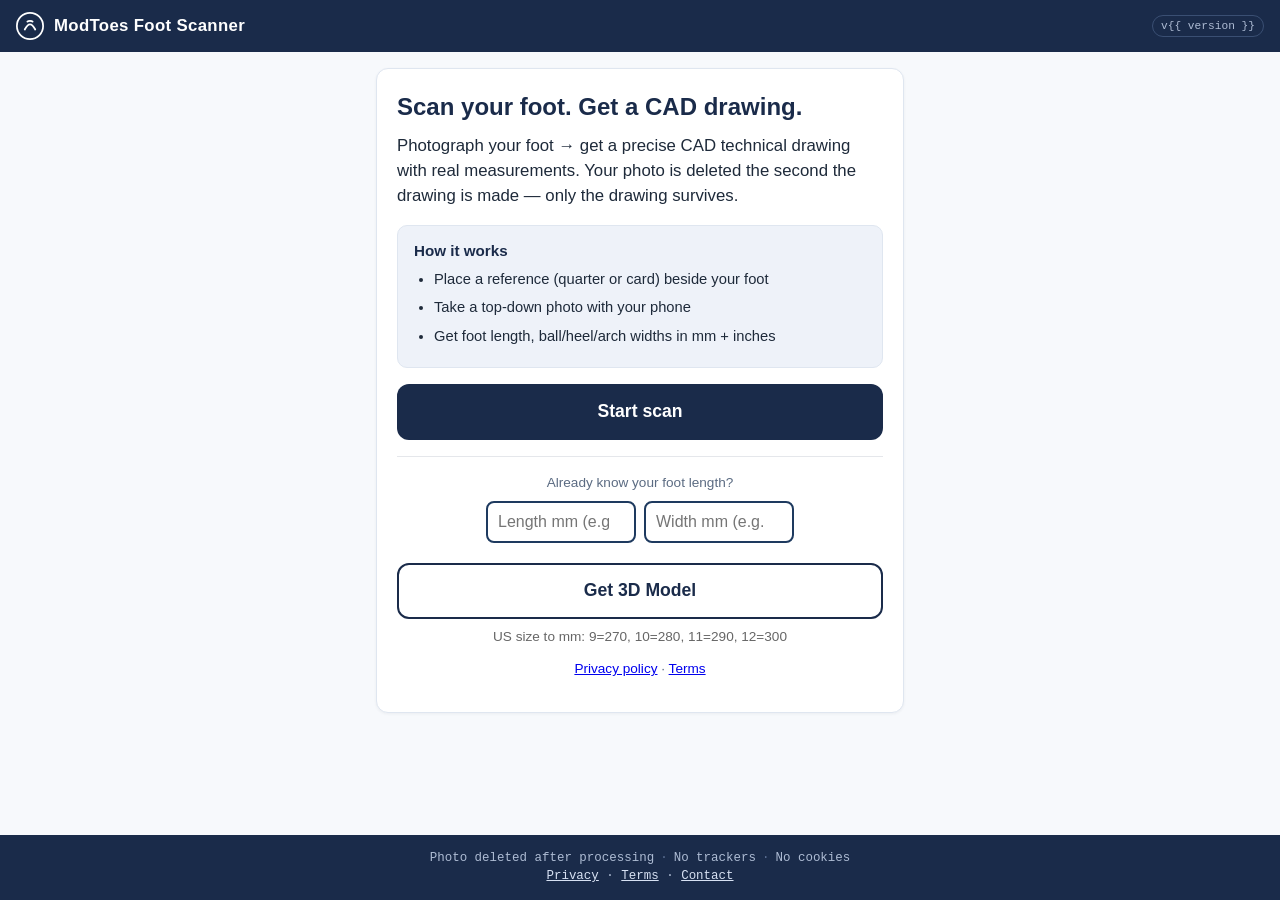
<file: templates/index.html>
<!DOCTYPE html>
<html lang="en">
<head>
  <meta charset="utf-8">
  <meta name="viewport" content="width=device-width, initial-scale=1">
  <title>ModToes Foot Scanner — Precise CAD Foot Measurements</title>
  <meta name="description" content="Photograph your foot and get a precise CAD technical drawing with real measurements. Your photo is deleted the second the drawing is made.">
  <link rel="stylesheet" href="/static/style.css">
</head>
<body>
  <header class="topbar">
    <svg class="logo-mark" viewBox="0 0 32 32" aria-hidden="true">
      <circle cx="16" cy="16" r="15" fill="none" stroke="#fff" stroke-width="2"/>
      <path d="M10 20c2-4 4-6 6-6s4 2 6 6M13 11c1-1 5-1 6 0" stroke="#fff" stroke-width="2" fill="none" stroke-linecap="round"/>
    </svg>
    <h1>ModToes Foot Scanner</h1>
    <span class="tag">v{{ version }}</span>
  </header>

  <main>
    <!-- ============ STEP 1: LANDING ============ -->
    <section class="step active" id="step-landing" aria-label="Welcome">
      <div class="card">
        <h2>Scan your foot. Get a CAD drawing.</h2>
        <p class="lead">Photograph your foot &rarr; get a precise CAD technical drawing with real measurements. Your photo is deleted the second the drawing is made &mdash; only the drawing survives.</p>
        <div class="tips">
          <h3>How it works</h3>
          <ul>
            <li>Place a reference (quarter or card) beside your foot</li>
            <li>Take a top-down photo with your phone</li>
            <li>Get foot length, ball/heel/arch widths in mm + inches</li>
          </ul>
        </div>
        <button class="btn btn-primary" id="btn-start">Start scan</button>
        <div style="text-align:center; margin-top:16px; padding-top:16px; border-top:1px solid #e5e7eb;">
          <p class="small" style="margin-bottom:8px;">Already know your foot length?</p>
          <div style="display:flex; gap:8px; justify-content:center; align-items:center; flex-wrap:wrap;">
            <input type="number" id="manual-length" placeholder="Length mm (e.g. 270)" min="150" max="350" style="width:150px; padding:10px; border:2px solid #1e3a5f; border-radius:8px; font-size:16px;">
            <input type="number" id="manual-width" placeholder="Width mm (e.g. 100)" min="60" max="140" style="width:150px; padding:10px; border:2px solid #1e3a5f; border-radius:8px; font-size:16px;">
            <button class="btn btn-secondary" id="btn-3d-direct" style="padding:10px 20px;">Get 3D Model</button>
          </div>
          <p class="small" style="margin-top:8px; color:#666;">US size to mm: 9=270, 10=280, 11=290, 12=300</p>
        </div>
        <p class="small" style="text-align:center; margin-top:12px;">
          <a href="/privacy">Privacy policy</a> &middot; <a href="/terms">Terms</a>
        </p>
      </div>
    </section>

    <!-- ============ STEP 2: SETUP ============ -->
    <section class="step" id="step-setup" aria-label="Setup">
      <div class="card">
        <h2>Set up your scan</h2>

        <div class="opt-group" role="group" aria-label="Foot side">
          <div class="opt-label">Which foot?</div>
          <div class="opt-row">
            <button class="opt" data-group="foot" data-value="left" aria-pressed="false">Left</button>
            <button class="opt" data-group="foot" data-value="right" aria-pressed="false">Right</button>
          </div>
        </div>

        <div class="opt-group" role="group" aria-label="Reference object">
          <div class="opt-label">Reference object</div>
          <div class="opt-row">
            <button class="opt" data-group="ref" data-value="quarter" aria-pressed="false">Quarter<small>&Oslash; 24.26 mm</small></button>
            <button class="opt" data-group="ref" data-value="card" aria-pressed="false">Credit card<small>85.60 &times; 53.98 mm</small></button>
            <button class="opt" data-group="ref" data-value="none" aria-pressed="false">None<small>shape only</small></button>
          </div>
        </div>

        <div class="warn-note" id="ref-none-note" hidden>
          A reference object is <strong>required</strong> for real measurements. Without one, you'll get the foot shape only &mdash; no millimeters, no inches.
        </div>

        <div class="tips">
          <h3>Photo tips</h3>
          <ul>
            <li>Plain, contrasting floor or a light sheet under your foot</li>
            <li>Hold the phone <strong>directly above</strong> your foot, pointing straight down</li>
            <li>Good, even light &mdash; avoid shadows across the foot</li>
            <li>Place the quarter/card <strong>beside</strong> your foot, not under it</li>
            <li>Bare foot, toes visible, whole foot in frame</li>
          </ul>
        </div>

        <button class="btn btn-primary" id="btn-to-capture" disabled>Continue to camera</button>
      </div>
    </section>

    <!-- ============ STEP 3: CAPTURE ============ -->
    <section class="step" id="step-capture" aria-label="Capture photo">
      <div class="card">
        <h2>Take the photo</h2>

        <div id="camera-ui">
          <div class="viewfinder">
            <video id="video" playsinline muted autoplay></video>
            <svg class="overlay" viewBox="0 0 300 400" preserveAspectRatio="xMidYMid slice" aria-hidden="true">
              <!-- foot silhouette outline -->
              <path d="M105 90
                       C 95 120, 88 160, 90 210
                       C 92 260, 100 300, 110 330
                       L 112 352 C 113 360, 122 362, 126 356 L 132 340
                       C 136 330, 144 330, 148 340 L 156 356
                       C 160 362, 168 360, 169 352 L 170 330
                       C 172 300, 178 260, 178 210
                       C 178 160, 168 120, 155 90
                       C 140 70, 120 70, 105 90 Z"
                    fill="none" stroke="#4ade80" stroke-width="3" stroke-dasharray="10 6"/>
              <!-- quarter guide circle -->
              <g id="guide-quarter">
                <circle cx="222" cy="300" r="26" fill="none" stroke="#ffd54a" stroke-width="3" stroke-dasharray="8 5"/>
                <text x="222" y="340" text-anchor="middle" fill="#ffd54a" font-size="13" font-family="monospace">quarter</text>
              </g>
              <!-- card guide rectangle -->
              <g id="guide-card" visibility="hidden">
                <rect x="196" y="272" width="66" height="42" rx="6" fill="none" stroke="#ffd54a" stroke-width="3" stroke-dasharray="8 5"/>
                <text x="229" y="332" text-anchor="middle" fill="#ffd54a" font-size="13" font-family="monospace">card</text>
              </g>
              <text x="150" y="30" text-anchor="middle" fill="#ffffff" font-size="14" font-family="monospace" opacity="0.9">fit foot inside outline</text>
            </svg>
          </div>
          <div class="shutter-wrap">
            <button class="shutter" id="btn-shutter" aria-label="Take photo"></button>
          </div>
          <p class="small" style="text-align:center;">Using rear camera if available.</p>
        </div>

        <div id="fallback-ui" hidden>
          <p>Live camera isn't available on this device or was denied. You can still take a photo with your camera app or pick an existing one:</p>
          <input type="file" id="file-camera" accept="image/*" capture="environment" class="visually-hidden">
          <input type="file" id="file-upload" accept="image/*" class="visually-hidden">
          <button class="btn btn-primary" id="btn-file-camera">Take photo</button>
          <button class="btn btn-secondary" id="btn-file-upload">Upload image</button>
        </div>

        <div class="thumb-wrap" id="thumb-wrap" hidden>
          <img id="thumb" alt="Your foot photo preview">
          <div class="dl-row">
            <button class="btn btn-secondary" id="btn-retake">Retake</button>
            <button class="btn btn-primary" id="btn-process">Process scan</button>
          </div>
        </div>

        <button class="btn btn-ghost" id="btn-back-setup">&larr; Back to setup</button>
      </div>
    </section>

    <!-- ============ STEP 4: PROCESSING ============ -->
    <section class="step" id="step-processing" aria-label="Processing">
      <div class="card">
        <div class="spinner-wrap">
          <div class="spinner" role="status" aria-label="Processing"></div>
          <h2>Generating your CAD drawing&hellip;</h2>
          <p class="small">Your photo is deleted right after the drawing is made. Only the drawing survives.</p>
        </div>
      </div>
    </section>

    <!-- ============ STEP 5: RESULTS ============ -->
    <section class="step" id="step-results" aria-label="Results">
      <div class="card">
        <h2>Your CAD drawing</h2>
        <div class="warning-list" id="results-warnings" hidden>
          <h3>&#9888; ESTIMATED &mdash; verify with physical measurement</h3>
          <ul id="warnings-list"></ul>
        </div>
        <div id="results-error" class="error-box" hidden></div>
        <div id="results-body" hidden>
          <div class="result-svg" id="svg-holder"></div>
          <div class="thumb-wrap">
            <img id="png-preview" alt="Foot CAD drawing preview">
          </div>
          <table class="measure" aria-label="Measurements">
            <thead>
              <tr><th>Measurement</th><th style="text-align:right;">Value</th></tr>
            </thead>
            <tbody id="measure-body"></tbody>
          </table>
          <p class="small" id="calibration-note"></p>
          <div class="dl-row">
            <button class="btn btn-primary" id="btn-dl-svg">Download SVG</button>
            <button class="btn btn-primary" id="btn-dl-png">Download PNG</button>
          </div>
          <div class="dl-row" id="row-3d" hidden>
            <a class="btn btn-primary" id="btn-view-3d" href="/3d" style="text-decoration:none; display:inline-block; text-align:center;">View 3D Model</a>
          </div>
          <button class="btn btn-secondary" id="btn-again">Scan again</button>
        </div>
      </div>
    </section>
  </main>

  <footer class="promise">
    Photo deleted after processing<span class="dot">&middot;</span>No trackers<span class="dot">&middot;</span>No cookies<br>
    <a href="/privacy">Privacy</a> &middot; <a href="/terms">Terms</a> &middot; <a href="mailto:squachacers@gmail.com">Contact</a>
  </footer>

  <!-- ============ CONSENT MODAL ============ -->
  <div class="modal-backdrop" id="consent-backdrop" role="dialog" aria-modal="true" aria-labelledby="consent-title">
    <div class="modal">
      <h2 id="consent-title">Consent: foot-photo processing</h2>
      <p>This scanner processes a photo of your foot (<strong>biometric data</strong>) to measure it.</p>
      <p>Your photo is processed in memory and <strong>permanently deleted immediately</strong> after your CAD drawing is generated. We keep only a timestamped record that you consented &mdash; no photo, no name.</p>
      <label class="consent-box">
        <input type="checkbox" id="consent-checkbox">
        <span>I understand and consent to foot-photo processing for measurement.</span>
      </label>
      <p class="small mono-line" id="consent-timestamp"></p>
      <button class="btn btn-primary" id="btn-consent" disabled>I consent</button>
      <button class="btn btn-ghost" id="btn-decline">Decline</button>
    </div>
  </div>

  <script src="/static/app.js"></script>
</body>
</html>
</file>
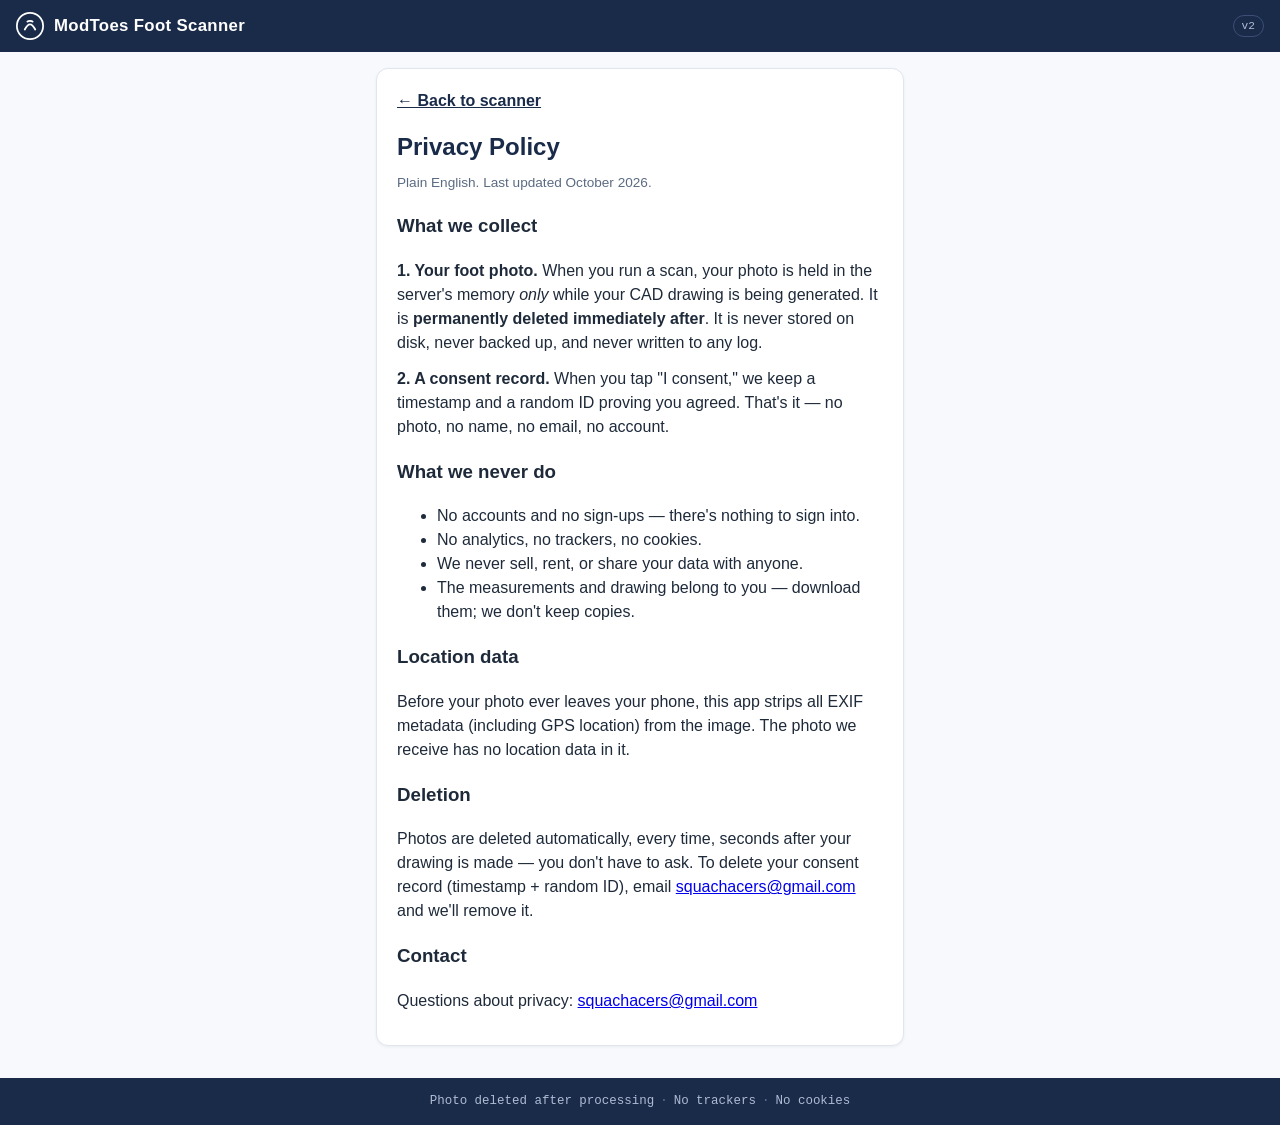
<file: templates/privacy.html>
<!DOCTYPE html>
<html lang="en">
<head>
  <meta charset="utf-8">
  <meta name="viewport" content="width=device-width, initial-scale=1">
  <title>Privacy Policy — ModToes Foot Scanner</title>
  <link rel="stylesheet" href="/static/style.css">
</head>
<body>
  <header class="topbar">
    <svg class="logo-mark" viewBox="0 0 32 32" aria-hidden="true">
      <circle cx="16" cy="16" r="15" fill="none" stroke="#fff" stroke-width="2"/>
      <path d="M10 20c2-4 4-6 6-6s4 2 6 6M13 11c1-1 5-1 6 0" stroke="#fff" stroke-width="2" fill="none" stroke-linecap="round"/>
    </svg>
    <h1>ModToes Foot Scanner</h1>
    <span class="tag">v2</span>
  </header>
  <main>
    <div class="card">
      <p class="policy-nav"><a href="/">&larr; Back to scanner</a></p>
      <h2>Privacy Policy</h2>
      <p class="small">Plain English. Last updated October 2026.</p>

      <h3>What we collect</h3>
      <p><strong>1. Your foot photo.</strong> When you run a scan, your photo is held in the server's memory <em>only</em> while your CAD drawing is being generated. It is <strong>permanently deleted immediately after</strong>. It is never stored on disk, never backed up, and never written to any log.</p>
      <p><strong>2. A consent record.</strong> When you tap "I consent," we keep a timestamp and a random ID proving you agreed. That's it — no photo, no name, no email, no account.</p>

      <h3>What we never do</h3>
      <ul>
        <li>No accounts and no sign-ups — there's nothing to sign into.</li>
        <li>No analytics, no trackers, no cookies.</li>
        <li>We never sell, rent, or share your data with anyone.</li>
        <li>The measurements and drawing belong to you — download them; we don't keep copies.</li>
      </ul>

      <h3>Location data</h3>
      <p>Before your photo ever leaves your phone, this app strips all EXIF metadata (including GPS location) from the image. The photo we receive has no location data in it.</p>

      <h3>Deletion</h3>
      <p>Photos are deleted automatically, every time, seconds after your drawing is made — you don't have to ask. To delete your consent record (timestamp + random ID), email <a href="mailto:squachacers@gmail.com">squachacers@gmail.com</a> and we'll remove it.</p>

      <h3>Contact</h3>
      <p>Questions about privacy: <a href="mailto:squachacers@gmail.com">squachacers@gmail.com</a></p>
    </div>
  </main>
  <footer class="promise">
    Photo deleted after processing<span class="dot">&middot;</span>No trackers<span class="dot">&middot;</span>No cookies
  </footer>
</body>
</html>
</file>
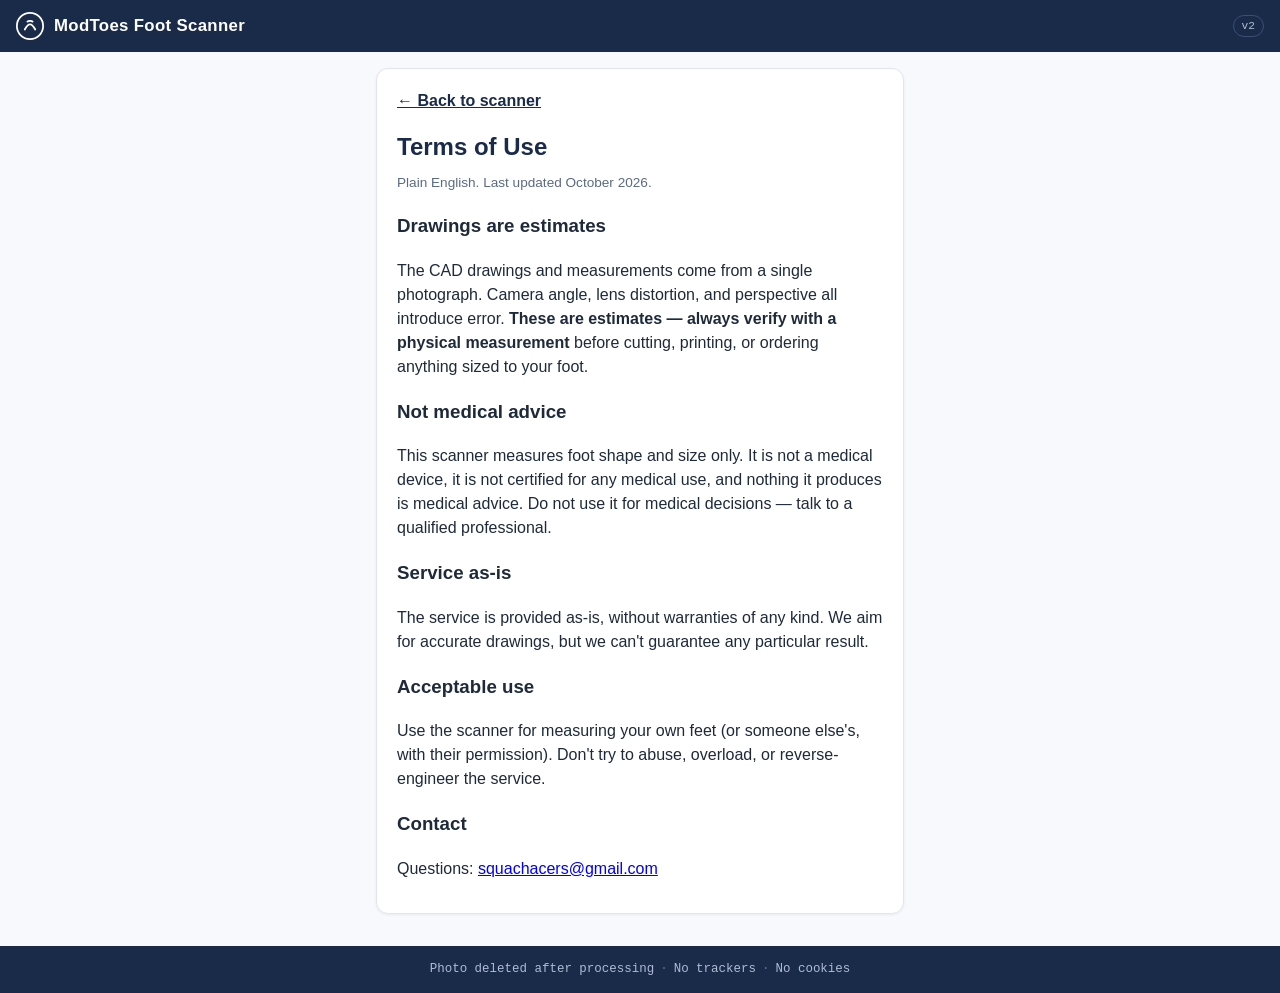
<file: templates/terms.html>
<!DOCTYPE html>
<html lang="en">
<head>
  <meta charset="utf-8">
  <meta name="viewport" content="width=device-width, initial-scale=1">
  <title>Terms of Use — ModToes Foot Scanner</title>
  <link rel="stylesheet" href="/static/style.css">
</head>
<body>
  <header class="topbar">
    <svg class="logo-mark" viewBox="0 0 32 32" aria-hidden="true">
      <circle cx="16" cy="16" r="15" fill="none" stroke="#fff" stroke-width="2"/>
      <path d="M10 20c2-4 4-6 6-6s4 2 6 6M13 11c1-1 5-1 6 0" stroke="#fff" stroke-width="2" fill="none" stroke-linecap="round"/>
    </svg>
    <h1>ModToes Foot Scanner</h1>
    <span class="tag">v2</span>
  </header>
  <main>
    <div class="card">
      <p class="policy-nav"><a href="/">&larr; Back to scanner</a></p>
      <h2>Terms of Use</h2>
      <p class="small">Plain English. Last updated October 2026.</p>

      <h3>Drawings are estimates</h3>
      <p>The CAD drawings and measurements come from a single photograph. Camera angle, lens distortion, and perspective all introduce error. <strong>These are estimates — always verify with a physical measurement</strong> before cutting, printing, or ordering anything sized to your foot.</p>

      <h3>Not medical advice</h3>
      <p>This scanner measures foot shape and size only. It is not a medical device, it is not certified for any medical use, and nothing it produces is medical advice. Do not use it for medical decisions — talk to a qualified professional.</p>

      <h3>Service as-is</h3>
      <p>The service is provided as-is, without warranties of any kind. We aim for accurate drawings, but we can't guarantee any particular result.</p>

      <h3>Acceptable use</h3>
      <p>Use the scanner for measuring your own feet (or someone else's, with their permission). Don't try to abuse, overload, or reverse-engineer the service.</p>

      <h3>Contact</h3>
      <p>Questions: <a href="mailto:squachacers@gmail.com">squachacers@gmail.com</a></p>
    </div>
  </main>
  <footer class="promise">
    Photo deleted after processing<span class="dot">&middot;</span>No trackers<span class="dot">&middot;</span>No cookies
  </footer>
</body>
</html>
</file>
<file: static/style.css>
/* ModToes Foot Scanner v3 — vanilla CSS, mobile-first, precision-instrument aesthetic */
:root {
  --navy: #1a2b4a;
  --navy-dark: #0f1c33;
  --ink: #1e2a3a;
  --muted: #5b6b82;
  --bg: #f7f9fc;
  --card: #ffffff;
  --line: #dfe6f0;
  --accent: #1a2b4a;
  --amber-bg: #fff7e6;
  --amber-line: #e8b93e;
  --amber-ink: #7a5510;
  --ok-green: #1c7a4d;
  --mono: ui-monospace, SFMono-Regular, Menlo, Consolas, "Liberation Mono", monospace;
}

* { box-sizing: border-box; }

html { -webkit-text-size-adjust: 100%; }

body {
  margin: 0;
  background: var(--bg);
  color: var(--ink);
  font-family: -apple-system, BlinkMacSystemFont, "Segoe UI", Roboto, Helvetica, Arial, sans-serif;
  line-height: 1.5;
  min-height: 100vh;
  display: flex;
  flex-direction: column;
}

header.topbar {
  background: var(--navy);
  color: #fff;
  padding: 12px 16px;
  display: flex;
  align-items: center;
  gap: 10px;
}
header.topbar .logo-mark {
  width: 28px; height: 28px; flex: 0 0 28px;
}
header.topbar h1 {
  font-size: 1.05rem;
  margin: 0;
  font-weight: 700;
  letter-spacing: 0.02em;
}
header.topbar .tag {
  margin-left: auto;
  font-family: var(--mono);
  font-size: 0.7rem;
  color: #aebcd4;
  border: 1px solid #3a4f73;
  padding: 2px 8px;
  border-radius: 999px;
  white-space: nowrap;
}

main {
  flex: 1;
  width: 100%;
  max-width: 560px;
  margin: 0 auto;
  padding: 16px 16px 32px;
}

/* Steps: only .active is visible */
.step { display: none; }
.step.active { display: block; }

.card {
  background: var(--card);
  border: 1px solid var(--line);
  border-radius: 12px;
  padding: 20px;
  box-shadow: 0 1px 3px rgba(26,43,74,0.06);
}

h2 { margin: 0 0 8px; color: var(--navy); font-size: 1.35rem; }
p { margin: 0 0 12px; }
p.lead { font-size: 1.05rem; color: var(--ink); }
p.small, .small { font-size: 0.85rem; color: var(--muted); }
p.mono-line { font-family: var(--mono); font-size: 0.85rem; }

.btn {
  display: block;
  width: 100%;
  padding: 16px 20px;
  font-size: 1.1rem;
  font-weight: 700;
  border-radius: 12px;
  border: none;
  cursor: pointer;
  text-align: center;
  min-height: 56px;
  touch-action: manipulation;
}
.btn-primary {
  background: var(--navy);
  color: #fff;
}
.btn-primary:active { background: var(--navy-dark); }
.btn-primary:disabled {
  background: #b7c2d4;
  cursor: not-allowed;
}
.btn-secondary {
  background: #fff;
  color: var(--navy);
  border: 2px solid var(--navy);
  margin-top: 12px;
}
.btn-ghost {
  background: transparent;
  color: var(--muted);
  border: none;
  min-height: 44px;
  margin-top: 8px;
  font-size: 0.95rem;
}

/* Option selector rows */
.opt-group { margin: 16px 0; }
.opt-group .opt-label {
  font-weight: 700;
  color: var(--navy);
  margin-bottom: 8px;
  font-size: 0.95rem;
}
.opt-row { display: flex; gap: 10px; }
.opt {
  flex: 1;
  padding: 14px 8px;
  border: 2px solid var(--line);
  border-radius: 10px;
  background: #fff;
  font-size: 1rem;
  font-weight: 600;
  color: var(--ink);
  cursor: pointer;
  min-height: 56px;
  touch-action: manipulation;
}
.opt small { display: block; font-weight: 400; color: var(--muted); font-size: 0.72rem; margin-top: 2px; }
.opt.selected {
  border-color: var(--navy);
  background: #eef2f9;
  color: var(--navy);
  box-shadow: 0 0 0 1px var(--navy);
}

.tips {
  background: #eef2f9;
  border: 1px solid var(--line);
  border-radius: 10px;
  padding: 14px 16px;
  margin: 16px 0;
  font-size: 0.92rem;
}
.tips h3 { margin: 0 0 6px; font-size: 0.95rem; color: var(--navy); }
.tips ul { margin: 0; padding-left: 20px; }
.tips li { margin-bottom: 6px; }

.warn-note {
  background: var(--amber-bg);
  border: 1px solid var(--amber-line);
  color: var(--amber-ink);
  border-radius: 10px;
  padding: 12px 14px;
  font-size: 0.9rem;
  margin: 16px 0;
}

/* Consent modal */
.modal-backdrop {
  position: fixed;
  inset: 0;
  background: rgba(15, 28, 51, 0.65);
  display: none;
  align-items: center;
  justify-content: center;
  padding: 16px;
  z-index: 50;
}
.modal-backdrop.open { display: flex; }
.modal {
  background: #fff;
  border-radius: 14px;
  padding: 22px;
  max-width: 480px;
  width: 100%;
  max-height: 90vh;
  overflow-y: auto;
}
.modal h2 { font-size: 1.2rem; }
.consent-box {
  display: flex;
  gap: 10px;
  align-items: flex-start;
  border: 2px solid var(--line);
  border-radius: 10px;
  padding: 14px;
  margin: 14px 0;
  cursor: pointer;
  min-height: 56px;
}
.consent-box input {
  width: 24px; height: 24px; flex: 0 0 24px; margin: 2px 0 0;
  accent-color: var(--navy);
}

/* Camera */
.viewfinder {
  position: relative;
  width: 100%;
  aspect-ratio: 3 / 4;
  background: #0b1220;
  border-radius: 12px;
  overflow: hidden;
  margin: 12px 0;
}
.viewfinder video {
  position: absolute;
  inset: 0;
  width: 100%; height: 100%;
  object-fit: cover;
}
.viewfinder .overlay {
  position: absolute;
  inset: 0;
  width: 100%; height: 100%;
  pointer-events: none;
}
.shutter-wrap {
  display: flex;
  justify-content: center;
  margin: 16px 0 8px;
}
.shutter {
  width: 84px; height: 84px;
  border-radius: 50%;
  border: 5px solid var(--navy);
  background: #fff;
  cursor: pointer;
  position: relative;
  touch-action: manipulation;
}
.shutter:active { background: #dfe6f0; }
.shutter::after {
  content: "";
  position: absolute;
  inset: 12px;
  border-radius: 50%;
  background: var(--navy);
}

.thumb-wrap { margin: 12px 0; text-align: center; }
.thumb-wrap img {
  max-width: 100%;
  max-height: 320px;
  border-radius: 10px;
  border: 1px solid var(--line);
}

/* Spinner */
.spinner-wrap { text-align: center; padding: 40px 0; }
.spinner {
  width: 56px; height: 56px;
  border: 5px solid var(--line);
  border-top-color: var(--navy);
  border-radius: 50%;
  margin: 0 auto 16px;
  animation: spin 0.9s linear infinite;
}
@keyframes spin { to { transform: rotate(360deg); } }

/* Results */
.result-svg {
  border: 1px solid var(--line);
  border-radius: 10px;
  background: #fff;
  padding: 8px;
  margin: 12px 0;
  overflow-x: auto;
}
.result-svg svg { max-width: 100%; height: auto; display: block; }

table.measure {
  width: 100%;
  border-collapse: collapse;
  margin: 12px 0;
  font-family: var(--mono);
  font-size: 0.95rem;
}
table.measure th, table.measure td {
  text-align: left;
  padding: 10px 8px;
  border-bottom: 1px solid var(--line);
}
table.measure th {
  font-family: -apple-system, BlinkMacSystemFont, "Segoe UI", Roboto, sans-serif;
  color: var(--muted);
  font-weight: 600;
  font-size: 0.85rem;
}
table.measure td.val { text-align: right; font-weight: 700; color: var(--navy); }

.warning-list {
  background: var(--amber-bg);
  border: 2px solid var(--amber-line);
  border-radius: 10px;
  padding: 12px 14px;
  margin: 16px 0;
  color: var(--amber-ink);
}
.warning-list h3 { margin: 0 0 6px; font-size: 1rem; }
.warning-list ul { margin: 0; padding-left: 20px; }

.error-box {
  background: #fdf0f0;
  border: 2px solid #d97777;
  border-radius: 10px;
  padding: 14px 16px;
  margin: 16px 0;
  color: #8c2b2b;
}
.error-box h3 { margin: 0 0 6px; font-size: 1rem; }
.error-box code {
  font-family: var(--mono);
  background: #f6dddd;
  padding: 1px 6px;
  border-radius: 4px;
  font-size: 0.8rem;
}

.dl-row { display: flex; gap: 10px; margin-top: 12px; }
.dl-row .btn { margin-top: 0; }

/* Footer promise */
footer.promise {
  background: var(--navy);
  color: #aebcd4;
  text-align: center;
  font-size: 0.78rem;
  padding: 14px 16px;
  font-family: var(--mono);
}
footer.promise a { color: #d7e1f3; }
footer.promise .dot { margin: 0 6px; color: #5b6f93; }

/* Static policy pages */
.policy-nav { margin-bottom: 16px; }
.policy-nav a { color: var(--navy); font-weight: 600; }

/* Hidden file input */
.visually-hidden {
  position: absolute; width: 1px; height: 1px;
  overflow: hidden; clip: rect(0 0 0 0); white-space: nowrap;
}

@media (min-width: 640px) {
  h2 { font-size: 1.5rem; }
}
</file>
